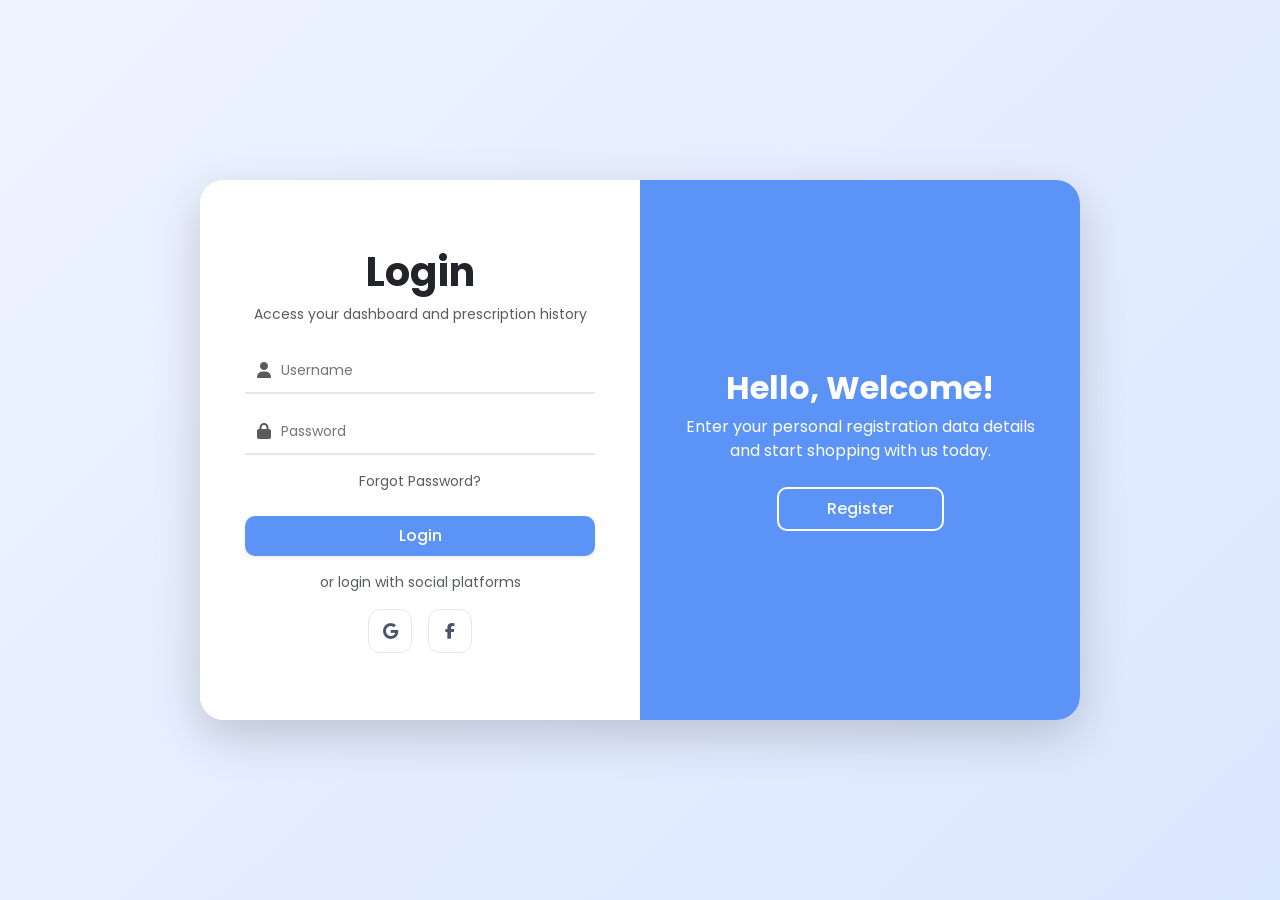
<file: login.html>
<!DOCTYPE html>
<html lang="en">
<head>
    <meta charset="UTF-8">
    <meta name="viewport" content="width=device-width, initial-scale=1.0">
    <title>MEDIZONE - Authentication Gateway</title>
    <link href="https://cdn.jsdelivr.net/npm/bootstrap@5.3.0/dist/css/bootstrap.min.css" rel="stylesheet">
    <link rel="stylesheet" href="https://cdnjs.cloudflare.com/ajax/libs/font-awesome/6.4.0/css/all.min.css">
    <link rel="stylesheet" href="style.css">
</head>
<body class="auth-body d-flex align-items-center justify-content-center">
    <div class="auth-container shadow-lg" id="auth-container">
        <div class="form-container sign-up-container">
            <form action="index.html" id="registrationForm" onsubmit="return validateRegistration(event)">
                <h1 class="mb-2 fw-bold text-dark">Registration</h1>
                <p class="text-muted small mb-4">Create your MEDIZONE customer account</p>
                <div class="input-field mb-3">
                    <i class="fas fa-user text-muted mx-2"></i>
                    <input type="text" id="regUser" placeholder="Username" required autocomplete="username" />
                </div>
                <div class="input-field mb-3">
                    <i class="fas fa-envelope text-muted mx-2"></i>
                    <input type="email" id="regEmail" placeholder="Email Address" required autocomplete="email" />
                </div>
                <div class="input-field mb-4">
                    <i class="fas fa-lock text-muted mx-2"></i>
                    <input type="password" id="regPass" placeholder="Password (Min 6 characters)" required autocomplete="new-password" />
                </div>
                <button type="submit" class="btn btn-primary btn-custom w-100 mb-3 py-2 shadow-sm">Register</button>
                <p class="text-muted small mb-3">or register with social platforms</p>
                <div class="social-icons d-flex justify-content-center gap-3">
                    <a href="#" class="social-icon" aria-label="Register with Google"><i class="fab fa-google"></i></a>
                    <a href="#" class="social-icon" aria-label="Register with Facebook"><i class="fab fa-facebook-f"></i></a>
                </div>
            </form>
        </div>
        <div class="form-container sign-in-container">
            <form action="index.html" id="loginForm" onsubmit="return validateLogin(event)">
                <h1 class="mb-2 fw-bold text-dark">Login</h1>
                <p class="text-muted small mb-4">Access your dashboard and prescription history</p>  
                <div class="input-field mb-3">
                    <i class="fas fa-user text-muted mx-2"></i>
                    <input type="text" id="loginUser" placeholder="Username" required autocomplete="username" />
                </div>
                <div class="input-field mb-3">
                    <i class="fas fa-lock text-muted mx-2"></i>
                    <input type="password" id="loginPass" placeholder="Password" required autocomplete="current-password" />
                </div>
                <a href="#" class="text-decoration-none text-muted small mb-4 d-block text-center hover-primary">Forgot Password?</a>
                <button type="submit" class="btn btn-primary btn-custom w-100 mb-3 py-2 shadow-sm">Login</button>
                <p class="text-muted small mb-3">or login with social platforms</p>
                <div class="social-icons d-flex justify-content-center gap-3">
                    <a href="#" class="social-icon" aria-label="Login with Google"><i class="fab fa-google"></i></a>
                    <a href="#" class="social-icon" aria-label="Login with Facebook"><i class="fab fa-facebook-f"></i></a>
                </div>
            </form>
        </div>
        <div class="overlay-container">
            <div class="overlay">
                <div class="overlay-panel overlay-left">
                    <h2 class="fw-bold mb-2">Welcome Back!</h2>
                    <p class="mb-4 text-light-50">To stay connected with your healthcare orders, please log in with your account credentials.</p>
                    <button class="btn btn-outline-light btn-toggle px-5 py-2 fw-medium" id="signIn">Login</button>
                </div>
                <div class="overlay-panel overlay-right">
                    <h2 class="fw-bold mb-2">Hello, Welcome!</h2>
                    <p class="mb-4 text-light-50">Enter your personal registration data details and start shopping with us today.</p>
                    <button class="btn btn-outline-light btn-toggle px-5 py-2 fw-medium" id="signUp">Register</button>
                </div>
            </div>
        </div>
    </div>
    <script>
        const signUpButton = document.getElementById('signUp');
        const signInButton = document.getElementById('signIn');
        const container = document.getElementById('auth-container');
        signUpButton.addEventListener('click', () => container.classList.add("right-panel-active"));
        signInButton.addEventListener('click', () => container.classList.remove("right-panel-active"));
        function validateRegistration(e) {
            const password = document.getElementById('regPass').value;
            if(password.length < 6) {
                alert("Security policy: Password must be at least 6 characters long.");
                e.preventDefault();
                return false;
            }
            return true;
        }
        function validateLogin(e) { return true; }
    </script>
</body>
</html>
</file>
<file: style.css>
@import url('https://fonts.googleapis.com/css2?family=Poppins:wght@300;400;500;600;700&display=swap');
:root {
    --primary-color: #5C93F7;
    --primary-hover: #467ee6;
    --bg-light: #F4F7FC;
    --text-dark: #1E293B;
    --card-shadow: 0 4px 20px rgba(92, 147, 247, 0.06);
    --hover-shadow: 0 12px 30px rgba(92, 147, 247, 0.15);
}
body {
    font-family: 'Poppins', sans-serif;
    background-color: var(--bg-light);
    color: var(--text-dark);
    scroll-behavior: smooth;
}
.custom-cart-trigger {
    width: 44px;
    height: 44px;
    transition: all 0.2s ease-in-out;
}
.custom-cart-trigger:hover {
    transform: scale(1.08);
    background-color: #fff !important;
}
.auth-body {
    background: linear-gradient(135deg, #eef4ff 0%, #dbe7ff 100%);
    height: 100vh;
    margin: 0;
}
.auth-container {
    background-color: #ffffff;
    border-radius: 24px;
    position: relative;
    overflow: hidden;
    width: 880px;
    max-width: 100%;
    min-height: 540px;
}
.form-container {
    position: absolute;
    top: 0;
    height: 100%;
    transition: all 0.6s cubic-bezier(0.25, 1, 0.5, 1);
}
.sign-in-container {
    left: 0;
    width: 50%;
    z-index: 2;
}
.auth-container.right-panel-active .sign-in-container {
    transform: translateX(100%);
}
.sign-up-container {
    left: 0;
    width: 50%;
    opacity: 0;
    z-index: 1;
}
.auth-container.right-panel-active .sign-up-container {
    transform: translateX(100%);
    opacity: 1;
    z-index: 5;
    animation: authPanelFadeIn 0.6s;
}
@keyframes authPanelFadeIn {
    0%, 49.9% { opacity: 0; z-index: 1; }
    50%, 100% { opacity: 1; z-index: 5; }
}
form {
    background-color: #ffffff;
    display: flex;
    align-items: center;
    justify-content: center;
    flex-direction: column;
    padding: 0 45px;
    height: 100%;
    text-align: center;
}
.input-field {
    background-color: #FFF;
    border-bottom: 2px solid #E2E8F0;
    width: 100%;
    display: flex;
    align-items: center;
    padding: 10px 4px;
    transition: border-color 0.2s ease;
}
.input-field:focus-within {
    border-color: var(--primary-color);
}
.input-field input {
    background: none;
    border: none;
    outline: none;
    width: 100%;
    font-size: 14px;
    color: var(--text-dark);
}
.btn-custom {
    background-color: var(--primary-color) !important;
    border: none !important;
    border-radius: 10px !important;
    color: #fff !important;
    font-weight: 500;
    transition: background-color 0.2s ease !important;
}
.btn-custom:hover {
    background-color: var(--primary-hover) !important;
}
.social-icon {
    border: 1px solid #E2E8F0;
    border-radius: 12px;
    display: inline-flex;
    justify-content: center;
    align-items: center;
    height: 44px;
    width: 44px;
    color: #475569;
    text-decoration: none;
    transition: all 0.2s ease;
}
.social-icon:hover {
    background-color: var(--primary-color);
    color: white;
    border-color: var(--primary-color);
    transform: translateY(-2px);
}
.overlay-container {
    position: absolute;
    top: 0;
    left: 50%;
    width: 50%;
    height: 100%;
    overflow: hidden;
    transition: transform 0.6s cubic-bezier(0.25, 1, 0.5, 1);
    z-index: 100;
}
.auth-container.right-panel-active .overlay-container {
    transform: translateX(-100%);
}
.overlay {
    background: var(--primary-color);
    color: #FFFFFF;
    position: relative;
    left: -100%;
    height: 100%;
    width: 200%;
    transform: translateX(0);
    transition: transform 0.6s cubic-bezier(0.25, 1, 0.5, 1);
}
.auth-container.right-panel-active .overlay {
    transform: translateX(50%);
}
.overlay-panel {
    position: absolute;
    display: flex;
    align-items: center;
    justify-content: center;
    flex-direction: column;
    padding: 0 45px;
    text-align: center;
    top: 0;
    height: 100%;
    width: 50%;
    transform: translateX(0);
    transition: transform 0.6s cubic-bezier(0.25, 1, 0.5, 1);
}
.overlay-left {
    transform: translateX(-20%);
    border-radius: 0 40% 40% 0;
}
.auth-container.right-panel-active .overlay-left {
    transform: translateX(0);
}
.overlay-right {
    right: 0;
    transform: translateX(0);
    border-radius: 40% 0 0 40%;
}
.auth-container.right-panel-active .overlay-right {
    transform: translateX(20%);
}
.btn-toggle {
    border: 2px solid #FFFFFF !important;
    border-radius: 10px !important;
    background: transparent;
    transition: all 0.2s ease;
}
.btn-toggle:hover {
    background-color: #FFFFFF !important;
    color: var(--primary-color) !important;
}
.hero-section {
    background: linear-gradient(rgba(44, 108, 228, 0.88), rgba(64, 128, 245, 0.82)), 
                url('https://images.unsplash.com/photo-1586015555751-63bb77f4322a?auto=format&fit=crop&q=80&w=1400') no-repeat center center/cover;
    min-height: 45vh;
    border-radius: 0 0 2rem 2rem;
}
.focus-none:focus {
    box-shadow: none !important;
}
.section-title::after {
    content: '';
    position: absolute;
    bottom: 0;
    left: 25%;
    width: 50%;
    height: 3px;
    background-color: var(--primary-color);
    border-radius: 2px;
}
.no-scrollbar::-webkit-scrollbar { display: none; }
.no-scrollbar { -ms-overflow-style: none; scrollbar-width: none; }
.filter-btn {
    white-space: nowrap;
    border-color: #E2E8F0;
    color: #64748B;
    font-weight: 500;
    transition: all 0.25s ease;
}
.filter-btn:hover, .filter-btn.active {
    background-color: var(--primary-color) !important;
    border-color: var(--primary-color) !important;
    color: #FFFFFF !important;
    box-shadow: 0 4px 12px rgba(92, 147, 247, 0.25);
}
.card-medicine {
    border: none;
    border-radius: 18px;
    background-color: #FFFFFF;
    box-shadow: var(--card-shadow);
    transition: transform 0.3s cubic-bezier(0.215, 0.610, 0.355, 1), box-shadow 0.3s ease;
}
.card-medicine:hover {
    transform: translateY(-6px);
    box-shadow: var(--hover-shadow);
}
.medicine-badge {
    position: absolute;
    top: 15px;
    left: 15px;
    z-index: 10;
    backdrop-filter: blur(4px);
    background-color: rgba(30, 41, 59, 0.75) !important;
}
.max-height-cart {
    max-height: 280px;
    overflow-y: auto;
}
.chat-widget-wrapper {
    position: fixed;
    bottom: 25px;
    right: 25px;
    z-index: 1050;
}
.chat-toggle-btn {
    width: 60px;
    height: 60px;
    border-radius: 50%;
    background-color: var(--primary-color);
    color: #ffffff;
    border: none;
    display: flex;
    align-items: center;
    justify-content: center;
    cursor: pointer;
    transition: transform 0.25s ease, background-color 0.25s ease;
}
.chat-toggle-btn:hover {
    transform: scale(1.08);
    background-color: var(--primary-hover);
}
.chat-online-badge {
    top: 8px !important;
    left: 45px !important;
}
.chat-window {
    position: absolute;
    bottom: 75px;
    right: 0;
    width: 340px;
    height: 440px;
    display: flex;
    flex-direction: column;
    animation: chatSlideUp 0.3s cubic-bezier(0.175, 0.885, 0.32, 1.275);
}
@keyframes chatSlideUp {
    from {
        opacity: 0;
        transform: translateY(20px) scale(0.95);
    }
    to {
        opacity: 1;
        transform: translateY(0) scale(1);
    }
}
.ai-avatar-badge {
    width: 28px;
    height: 28px;
    font-size: 14px;
}
.chat-body {
    flex: 1;
    overflow-y: auto;
    background-color: #F8FAFC;
    display: flex;
    flex-direction: column;
}
.chat-message {
    max-width: 82%;
    word-wrap: break-word;
}
.chat-message.bot {
    align-self: flex-start;
}
.chat-message.user {
    align-self: flex-end;
}
.chat-message.user .msg-content {
    background-color: var(--primary-color) !important;
    color: #ffffff !important;
}
.mic-recording {
    background-color: #dc3545 !important;
    color: white !important;
    border-color: #dc3545 !important;
    animation: micPulse 1.2s infinite ease-in-out;
}
@keyframes micPulse {
    0% { transform: scale(1); box-shadow: 0 0 0 0 rgba(220, 53, 69, 0.7); }
    70% { transform: scale(1.1); box-shadow: 0 0 0 8px rgba(220, 53, 69, 0); }
    100% { transform: scale(1); box-shadow: 0 0 0 0 rgba(220, 53, 69, 0); }
}
.typing-dots span {
    display: inline-block;
    width: 6px;
    height: 6px;
    margin-right: 2px;
    background-color: #888;
    border-radius: 50%;
    animation: typing 1s infinite ease-in-out;
}
.typing-dots span:nth-child(2) { animation-delay: 0.2s; }
.typing-dots span:nth-child(3) { animation-delay: 0.4s; }
@keyframes typing {
    0%, 100% { transform: translateY(0); }
    50% { transform: translateY(-4px); }
}
@media (max-width: 768px) {
    .auth-container { width: 100%; margin: 15px; min-height: 480px; border-radius: 16px; }
    .overlay-container { display: none; }
    .sign-in-container, .sign-up-container { width: 100%; }
    .auth-container.right-panel-active .sign-up-container { transform: none; }
}
@media (max-width: 576px) {
    .chat-window {
        width: 300px;
        bottom: 70px;
        right: -10px;
    }
}@import url('https://fonts.googleapis.com/css2?family=Poppins:wght@300;400;500;600;700&display=swap');
:root {
    --primary-color: #5C93F7;
    --primary-hover: #467ee6;
    --bg-light: #F4F7FC;
    --text-dark: #1E293B;
    --card-shadow: 0 4px 20px rgba(92, 147, 247, 0.06);
    --hover-shadow: 0 12px 30px rgba(92, 147, 247, 0.15);
}
body {
    font-family: 'Poppins', sans-serif;
    background-color: var(--bg-light);
    color: var(--text-dark);
    scroll-behavior: smooth;
}
.custom-cart-trigger {
    width: 44px;
    height: 44px;
    transition: all 0.2s ease-in-out;
}
.custom-cart-trigger:hover {
    transform: scale(1.08);
    background-color: #fff !important;
}
.auth-body {
    background: linear-gradient(135deg, #eef4ff 0%, #dbe7ff 100%);
    height: 100vh;
    margin: 0;
}
.auth-container {
    background-color: #ffffff;
    border-radius: 24px;
    position: relative;
    overflow: hidden;
    width: 880px;
    max-width: 100%;
    min-height: 540px;
}
.form-container {
    position: absolute;
    top: 0;
    height: 100%;
    transition: all 0.6s cubic-bezier(0.25, 1, 0.5, 1);
}
.sign-in-container {
    left: 0;
    width: 50%;
    z-index: 2;
}
.auth-container.right-panel-active .sign-in-container {
    transform: translateX(100%);
}
.sign-up-container {
    left: 0;
    width: 50%;
    opacity: 0;
    z-index: 1;
}
.auth-container.right-panel-active .sign-up-container {
    transform: translateX(100%);
    opacity: 1;
    z-index: 5;
    animation: authPanelFadeIn 0.6s;
}
@keyframes authPanelFadeIn {
    0%, 49.9% { opacity: 0; z-index: 1; }
    50%, 100% { opacity: 1; z-index: 5; }
}
form {
    background-color: #ffffff;
    display: flex;
    align-items: center;
    justify-content: center;
    flex-direction: column;
    padding: 0 45px;
    height: 100%;
    text-align: center;
}
.input-field {
    background-color: #FFF;
    border-bottom: 2px solid #E2E8F0;
    width: 100%;
    display: flex;
    align-items: center;
    padding: 10px 4px;
    transition: border-color 0.2s ease;
}
.input-field:focus-within {
    border-color: var(--primary-color);
}
.input-field input {
    background: none;
    border: none;
    outline: none;
    width: 100%;
    font-size: 14px;
    color: var(--text-dark);
}
.btn-custom {
    background-color: var(--primary-color) !important;
    border: none !important;
    border-radius: 10px !important;
    color: #fff !important;
    font-weight: 500;
    transition: background-color 0.2s ease !important;
}
.btn-custom:hover {
    background-color: var(--primary-hover) !important;
}
.social-icon {
    border: 1px solid #E2E8F0;
    border-radius: 12px;
    display: inline-flex;
    justify-content: center;
    align-items: center;
    height: 44px;
    width: 44px;
    color: #475569;
    text-decoration: none;
    transition: all 0.2s ease;
}
.social-icon:hover {
    background-color: var(--primary-color);
    color: white;
    border-color: var(--primary-color);
    transform: translateY(-2px);
}
.overlay-container {
    position: absolute;
    top: 0;
    left: 50%;
    width: 50%;
    height: 100%;
    overflow: hidden;
    transition: transform 0.6s cubic-bezier(0.25, 1, 0.5, 1);
    z-index: 100;
}
.auth-container.right-panel-active .overlay-container {
    transform: translateX(-100%);
}
.overlay {
    background: var(--primary-color);
    color: #FFFFFF;
    position: relative;
    left: -100%;
    height: 100%;
    width: 200%;
    transform: translateX(0);
    transition: transform 0.6s cubic-bezier(0.25, 1, 0.5, 1);
}
.auth-container.right-panel-active .overlay {
    transform: translateX(50%);
}
.overlay-panel {
    position: absolute;
    display: flex;
    align-items: center;
    justify-content: center;
    flex-direction: column;
    padding: 0 45px;
    text-align: center;
    top: 0;
    height: 100%;
    width: 50%;
    transform: translateX(0);
    transition: transform 0.6s cubic-bezier(0.25, 1, 0.5, 1);
}
.overlay-left {
    transform: translateX(-20%);
    border-radius: 0 40% 40% 0;
}
.auth-container.right-panel-active .overlay-left {
    transform: translateX(0);
}
.overlay-right {
    right: 0;
    transform: translateX(0);
    border-radius: 40% 0 0 40%;
}
.auth-container.right-panel-active .overlay-right {
    transform: translateX(20%);
}
.btn-toggle {
    border: 2px solid #FFFFFF !important;
    border-radius: 10px !important;
    background: transparent;
    transition: all 0.2s ease;
}
.btn-toggle:hover {
    background-color: #FFFFFF !important;
    color: var(--primary-color) !important;
}
.hero-section {
    background: linear-gradient(rgba(44, 108, 228, 0.88), rgba(64, 128, 245, 0.82)), 
                url('https://images.unsplash.com/photo-1586015555751-63bb77f4322a?auto=format&fit=crop&q=80&w=1400') no-repeat center center/cover;
    min-height: 45vh;
    border-radius: 0 0 2rem 2rem;
}
.focus-none:focus {
    box-shadow: none !important;
}
.section-title::after {
    content: '';
    position: absolute;
    bottom: 0;
    left: 25%;
    width: 50%;
    height: 3px;
    background-color: var(--primary-color);
    border-radius: 2px;
}
.no-scrollbar::-webkit-scrollbar { display: none; }
.no-scrollbar { -ms-overflow-style: none; scrollbar-width: none; }
.filter-btn {
    white-space: nowrap;
    border-color: #E2E8F0;
    color: #64748B;
    font-weight: 500;
    transition: all 0.25s ease;
}
.filter-btn:hover, .filter-btn.active {
    background-color: var(--primary-color) !important;
    border-color: var(--primary-color) !important;
    color: #FFFFFF !important;
    box-shadow: 0 4px 12px rgba(92, 147, 247, 0.25);
}
.card-medicine {
    border: none;
    border-radius: 18px;
    background-color: #FFFFFF;
    box-shadow: var(--card-shadow);
    transition: transform 0.3s cubic-bezier(0.215, 0.610, 0.355, 1), box-shadow 0.3s ease;
}
.card-medicine:hover {
    transform: translateY(-6px);
    box-shadow: var(--hover-shadow);
}
.medicine-badge {
    position: absolute;
    top: 15px;
    left: 15px;
    z-index: 10;
    backdrop-filter: blur(4px);
    background-color: rgba(30, 41, 59, 0.75) !important;
}
.max-height-cart {
    max-height: 280px;
    overflow-y: auto;
}
.chat-widget-wrapper {
    position: fixed;
    bottom: 25px;
    right: 25px;
    z-index: 1050;
}
.chat-toggle-btn {
    width: 60px;
    height: 60px;
    border-radius: 50%;
    background-color: var(--primary-color);
    color: #ffffff;
    border: none;
    display: flex;
    align-items: center;
    justify-content: center;
    cursor: pointer;
    transition: transform 0.25s ease, background-color 0.25s ease;
}
.chat-toggle-btn:hover {
    transform: scale(1.08);
    background-color: var(--primary-hover);
}
.chat-online-badge {
    top: 8px !important;
    left: 45px !important;
}
.chat-window {
    position: absolute;
    bottom: 75px;
    right: 0;
    width: 340px;
    height: 440px;
    display: flex;
    flex-direction: column;
    animation: chatSlideUp 0.3s cubic-bezier(0.175, 0.885, 0.32, 1.275);
}
@keyframes chatSlideUp {
    from {
        opacity: 0;
        transform: translateY(20px) scale(0.95);
    }
    to {
        opacity: 1;
        transform: translateY(0) scale(1);
    }
}
.ai-avatar-badge {
    width: 28px;
    height: 28px;
    font-size: 14px;
}
.chat-body {
    flex: 1;
    overflow-y: auto;
    background-color: #F8FAFC;
    display: flex;
    flex-direction: column;
}
.chat-message {
    max-width: 82%;
    word-wrap: break-word;
}
.chat-message.bot {
    align-self: flex-start;
}
.chat-message.user {
    align-self: flex-end;
}
.chat-message.user .msg-content {
    background-color: var(--primary-color) !important;
    color: #ffffff !important;
}
.mic-recording {
    background-color: #dc3545 !important;
    color: white !important;
    border-color: #dc3545 !important;
    animation: micPulse 1.2s infinite ease-in-out;
}
@keyframes micPulse {
    0% { transform: scale(1); box-shadow: 0 0 0 0 rgba(220, 53, 69, 0.7); }
    70% { transform: scale(1.1); box-shadow: 0 0 0 8px rgba(220, 53, 69, 0); }
    100% { transform: scale(1); box-shadow: 0 0 0 0 rgba(220, 53, 69, 0); }
}
.typing-dots span {
    display: inline-block;
    width: 6px;
    height: 6px;
    margin-right: 2px;
    background-color: #888;
    border-radius: 50%;
    animation: typing 1s infinite ease-in-out;
}
.typing-dots span:nth-child(2) { animation-delay: 0.2s; }
.typing-dots span:nth-child(3) { animation-delay: 0.4s; }
@keyframes typing {
    0%, 100% { transform: translateY(0); }
    50% { transform: translateY(-4px); }
}
@media (max-width: 768px) {
    .auth-container { width: 100%; margin: 15px; min-height: 480px; border-radius: 16px; }
    .overlay-container { display: none; }
    .sign-in-container, .sign-up-container { width: 100%; }
    .auth-container.right-panel-active .sign-up-container { transform: none; }
}
@media (max-width: 576px) {
    .chat-window {
        width: 300px;
        bottom: 70px;
        right: -10px;
    }
}
</file>
